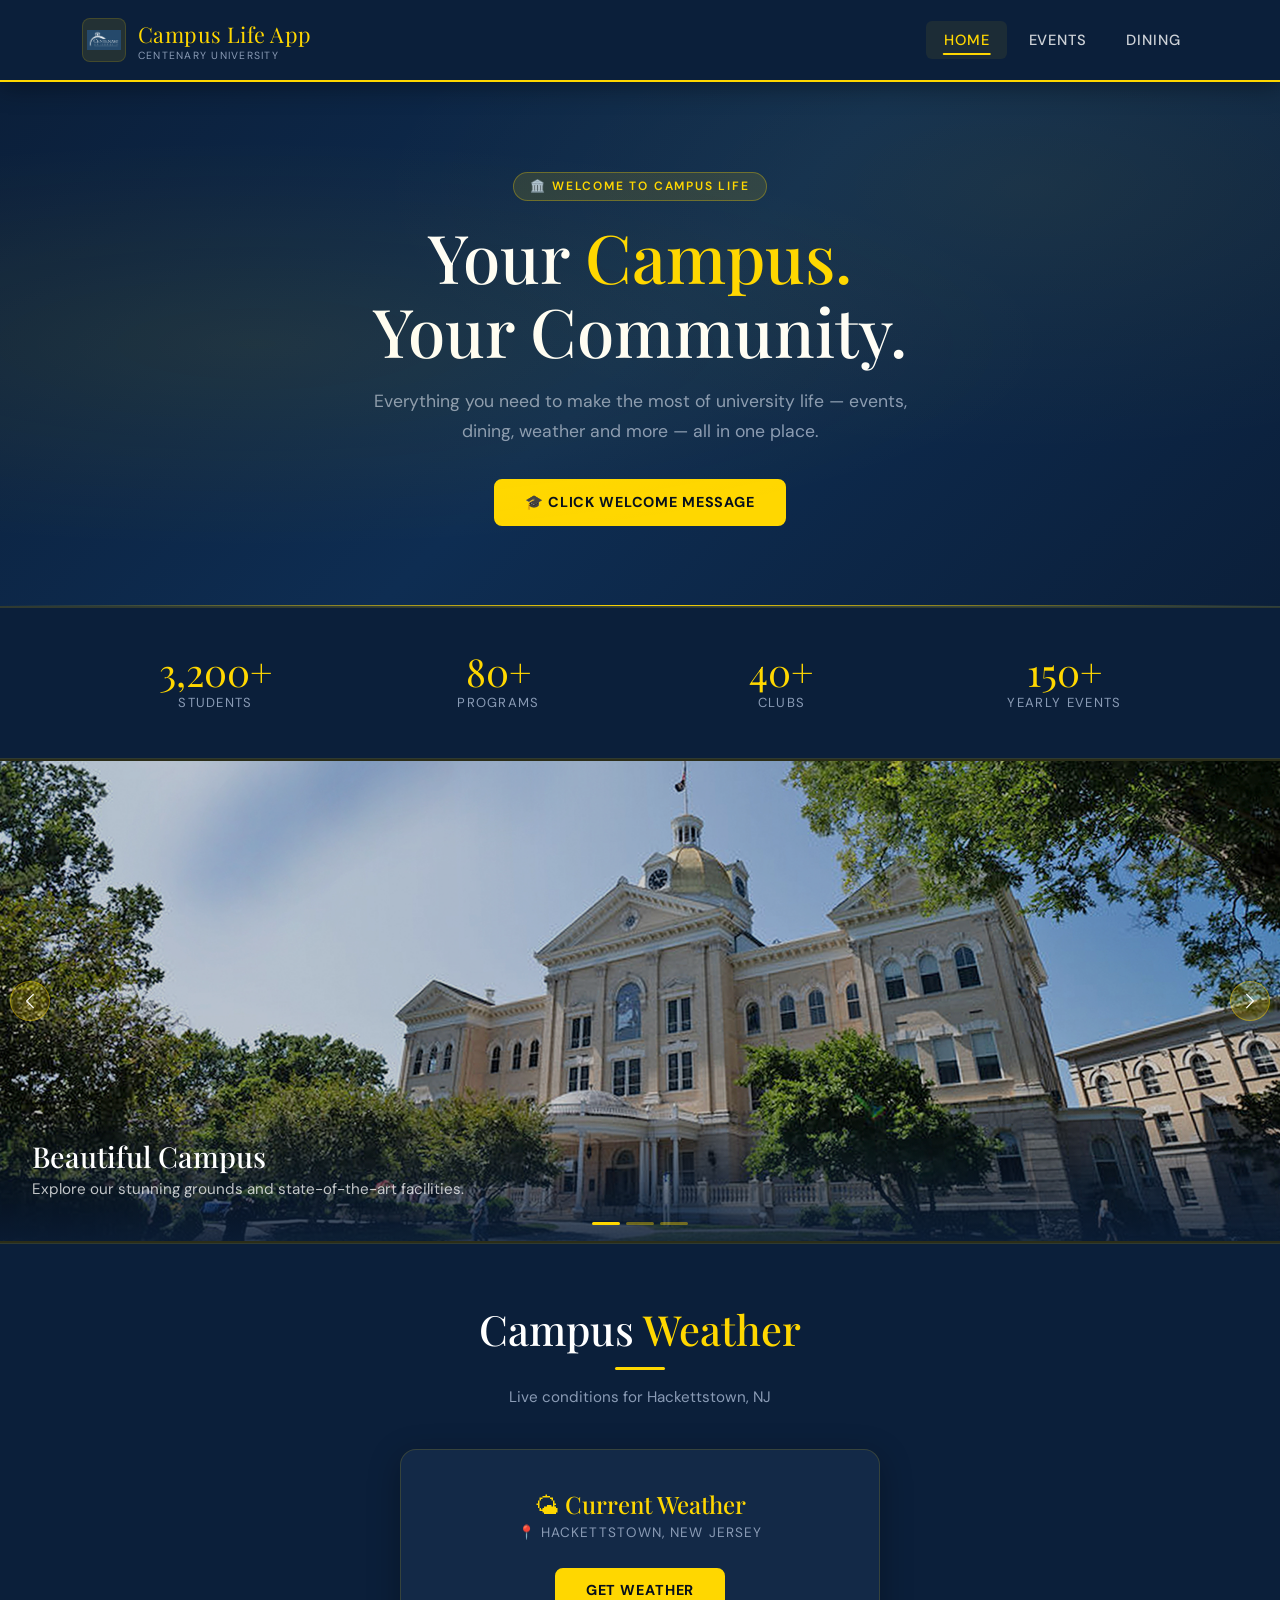
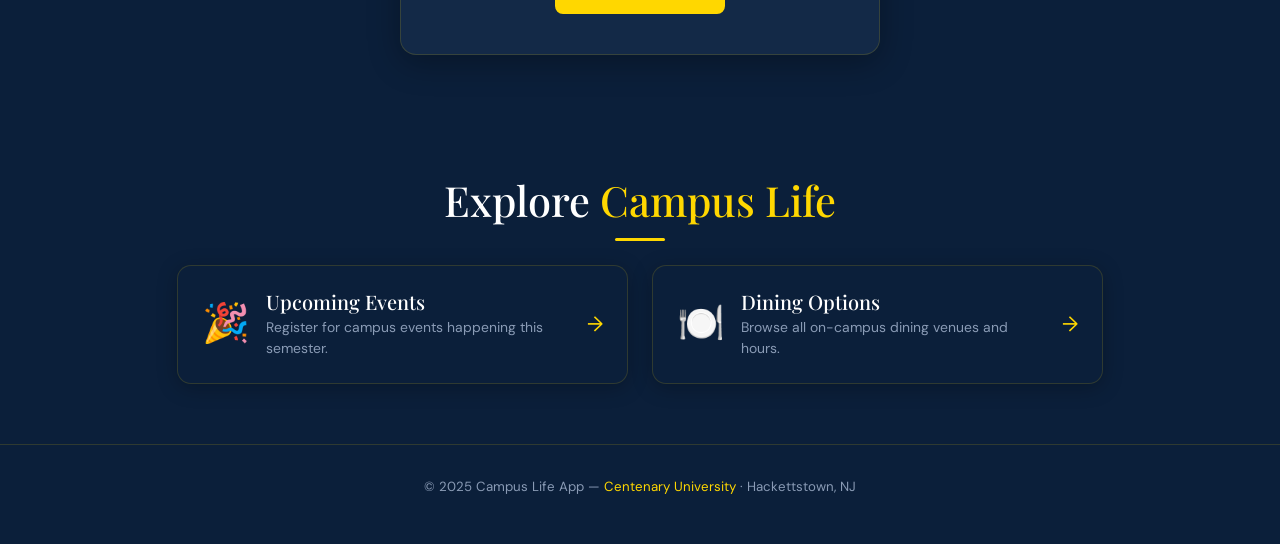
<file: index.html>
<!DOCTYPE html>
<html lang="en">
<head>
  <meta charset="UTF-8" />
  <meta name="viewport" content="width=device-width, initial-scale=1.0" />
  <title>Campus Life App — Home</title>
  <link rel="stylesheet" href="https://cdn.jsdelivr.net/npm/bootstrap@5.3.3/dist/css/bootstrap.min.css" />
  <link rel="stylesheet" href="css/style.css" />
</head>
<body>

  <!-- ═══ NAVBAR ═══════════════════════════════════════════════════ -->
  <nav class="navbar navbar-expand-lg">
    <div class="container">
      <a class="navbar-brand" href="index.html">
        <img src="images/centenary-logo.png" alt="Campus Life Logo" />
        <span>
          Campus Life App
          <span class="brand-sub">Centenary University</span>
        </span>
      </a>
      <button class="navbar-toggler" type="button"
              data-bs-toggle="collapse" data-bs-target="#navMenu"
              aria-controls="navMenu" aria-expanded="false"
              aria-label="Toggle navigation">
        <span class="navbar-toggler-icon"></span>
      </button>
      <div class="collapse navbar-collapse justify-content-end" id="navMenu">
        <ul class="navbar-nav gap-1">
          <li class="nav-item"><a class="nav-link" href="index.html">Home</a></li>
          <li class="nav-item"><a class="nav-link" href="events.html">Events</a></li>
          <li class="nav-item"><a class="nav-link" href="dining.html">Dining</a></li>
        </ul>
      </div>
    </div>
  </nav>

  <!-- ═══ HERO ══════════════════════════════════════════════════════ -->
  <section class="hero-section">
    <div class="container">
      <div class="hero-badge">🏛️ Welcome to Campus Life</div>
      <h1>Your <span>Campus.</span><br>Your Community.</h1>
      <p>Everything you need to make the most of university life — events, dining, weather and more — all in one place.</p>
      <button class="btn-gold" onclick="showMessage()">
        🎓 Click Welcome Message
      </button>
      <div class="message-box" id="welcome-message"></div>
    </div>
  </section>

  <!-- ═══ STATS STRIP ═══════════════════════════════════════════════ -->
  <section class="stats-strip">
    <div class="container">
      <div class="row g-3">
        <div class="col-6 col-md-3">
          <div class="stat-item">
            <span class="stat-number">3,200+</span>
            <span class="stat-label">Students</span>
          </div>
        </div>
        <div class="col-6 col-md-3">
          <div class="stat-item">
            <span class="stat-number">80+</span>
            <span class="stat-label">Programs</span>
          </div>
        </div>
        <div class="col-6 col-md-3">
          <div class="stat-item">
            <span class="stat-number">40+</span>
            <span class="stat-label">Clubs</span>
          </div>
        </div>
        <div class="col-6 col-md-3">
          <div class="stat-item">
            <span class="stat-number">150+</span>
            <span class="stat-label">Yearly Events</span>
          </div>
        </div>
      </div>
    </div>
  </section>

  <!-- ═══ CAROUSEL ═════════════════════════════════════════════════ -->
  <div id="campusCarousel" class="carousel slide campus-carousel" data-bs-ride="carousel" data-bs-interval="4500">
    <div class="carousel-indicators">
      <button type="button" data-bs-target="#campusCarousel" data-bs-slide-to="0" class="active" aria-label="Campus"></button>
      <button type="button" data-bs-target="#campusCarousel" data-bs-slide-to="1" aria-label="Events"></button>
      <button type="button" data-bs-target="#campusCarousel" data-bs-slide-to="2" aria-label="Dining"></button>
    </div>
    <div class="carousel-inner">
      <div class="carousel-item active">
        <img src="images/campus.png" alt="Campus" />
        <div class="carousel-caption">
          <h5>Beautiful Campus</h5>
          <p>Explore our stunning grounds and state-of-the-art facilities.</p>
        </div>
      </div>
      <div class="carousel-item">
        <img src="images/events.png" alt="Events" />
        <div class="carousel-caption">
          <h5>Vibrant Events</h5>
          <p>Join hundreds of exciting events happening every semester.</p>
        </div>
      </div>
      <div class="carousel-item">
        <img src="images/dining.png" alt="Dining" />
        <div class="carousel-caption">
          <h5>Great Dining</h5>
          <p>Multiple dining options to fuel your day, every day.</p>
        </div>
      </div>
    </div>
    <button class="carousel-control-prev" type="button" data-bs-target="#campusCarousel" data-bs-slide="prev">
      <span class="carousel-control-prev-icon" aria-hidden="true"></span>
      <span class="visually-hidden">Previous</span>
    </button>
    <button class="carousel-control-next" type="button" data-bs-target="#campusCarousel" data-bs-slide="next">
      <span class="carousel-control-next-icon" aria-hidden="true"></span>
      <span class="visually-hidden">Next</span>
    </button>
  </div>

  <!-- ═══ WEATHER ═══════════════════════════════════════════════════ -->
  <section class="weather-section">
    <div class="container">
      <div class="text-center mb-4">
        <h2 class="section-title">Campus <span>Weather</span></h2>
        <div class="section-divider mx-auto"></div>
        <p class="section-subtitle">Live conditions for Hackettstown, NJ</p>
      </div>
      <div class="weather-card">
        <h3>🌤 Current Weather</h3>
        <div class="location">📍 Hackettstown, New Jersey</div>
        <button class="btn-gold" id="weather-btn" onclick="getWeather()">
          Get Weather
        </button>
        <div id="weather-result"></div>
      </div>
    </div>
  </section>

  <!-- ═══ QUICK LINKS ═══════════════════════════════════════════════ -->
  <section style="padding: 60px 0; background: var(--navy);">
    <div class="container">
      <div class="text-center mb-4">
        <h2 class="section-title">Explore <span>Campus Life</span></h2>
        <div class="section-divider mx-auto"></div>
      </div>
      <div class="row g-4 justify-content-center">
        <div class="col-md-5">
          <a href="events.html" style="text-decoration:none;">
            <div class="event-card p-4 d-flex align-items-center gap-3" style="border-radius:14px;">
              <div style="font-size:2.4rem;">🎉</div>
              <div>
                <h5 style="font-family:'Playfair Display',serif; color:var(--white); margin-bottom:0.2rem;">Upcoming Events</h5>
                <p style="color:var(--text-muted); font-size:0.87rem; margin:0;">Register for campus events happening this semester.</p>
              </div>
              <span style="color:var(--gold); margin-left:auto; font-size:1.3rem;">→</span>
            </div>
          </a>
        </div>
        <div class="col-md-5">
          <a href="dining.html" style="text-decoration:none;">
            <div class="event-card p-4 d-flex align-items-center gap-3" style="border-radius:14px;">
              <div style="font-size:2.4rem;">🍽️</div>
              <div>
                <h5 style="font-family:'Playfair Display',serif; color:var(--white); margin-bottom:0.2rem;">Dining Options</h5>
                <p style="color:var(--text-muted); font-size:0.87rem; margin:0;">Browse all on-campus dining venues and hours.</p>
              </div>
              <span style="color:var(--gold); margin-left:auto; font-size:1.3rem;">→</span>
            </div>
          </a>
        </div>
      </div>
    </div>
  </section>

  <!-- ═══ FOOTER ═════════════════════════════════════════════════════ -->
  <footer>
    <div class="container">
      <p>© 2025 Campus Life App — <a href="#">Centenary University</a> · Hackettstown, NJ</p>
    </div>
  </footer>

  <script src="https://cdn.jsdelivr.net/npm/bootstrap@5.3.3/dist/js/bootstrap.bundle.min.js"></script>
  <script src="js/script.js"></script>
</body>
</html>
</file>
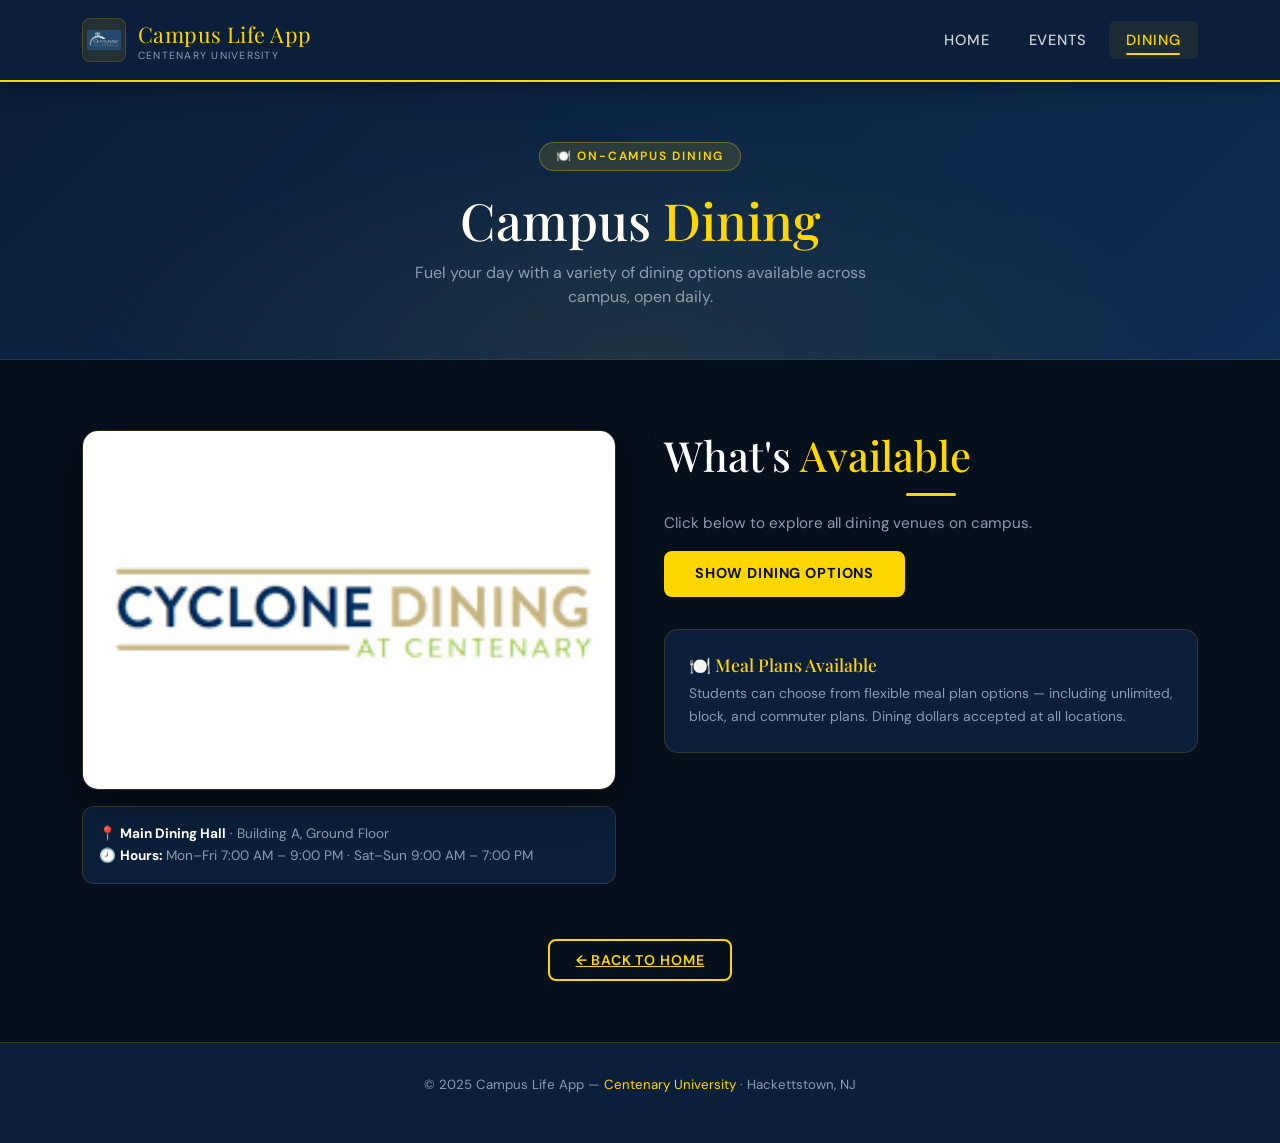
<file: dining.html>
<!DOCTYPE html>
<html lang="en">
<head>
  <meta charset="UTF-8" />
  <meta name="viewport" content="width=device-width, initial-scale=1.0" />
  <title>Campus Life App — Dining</title>
  <link rel="stylesheet" href="https://cdn.jsdelivr.net/npm/bootstrap@5.3.3/dist/css/bootstrap.min.css" />
  <link rel="stylesheet" href="css/style.css" />
</head>
<body>

  <!-- ═══ NAVBAR ═══════════════════════════════════════════════════ -->
  <nav class="navbar navbar-expand-lg">
    <div class="container">
      <a class="navbar-brand" href="index.html">
        <img src="images/centenary-logo.png" alt="Campus Life Logo" />
        <span>
          Campus Life App
          <span class="brand-sub">Centenary University</span>
        </span>
      </a>
      <button class="navbar-toggler" type="button"
              data-bs-toggle="collapse" data-bs-target="#navMenu"
              aria-controls="navMenu" aria-expanded="false"
              aria-label="Toggle navigation">
        <span class="navbar-toggler-icon"></span>
      </button>
      <div class="collapse navbar-collapse justify-content-end" id="navMenu">
        <ul class="navbar-nav gap-1">
          <li class="nav-item"><a class="nav-link" href="index.html">Home</a></li>
          <li class="nav-item"><a class="nav-link" href="events.html">Events</a></li>
          <li class="nav-item"><a class="nav-link" href="dining.html">Dining</a></li>
        </ul>
      </div>
    </div>
  </nav>

  <!-- ═══ PAGE HERO ════════════════════════════════════════════════ -->
  <section class="page-hero">
    <div class="container">
      <div class="hero-badge">🍽️ On-Campus Dining</div>
      <h1>Campus <span style="color:var(--gold);">Dining</span></h1>
      <p>Fuel your day with a variety of dining options available across campus, open daily.</p>
    </div>
  </section>

  <!-- ═══ DINING SECTION ════════════════════════════════════════════ -->
  <section class="dining-section">
    <div class="container">
      <div class="row g-5 align-items-start">

        <!-- Dining Image -->
        <div class="col-lg-6">
          <img src="images/dining.png" alt="Campus Dining Hall" class="dining-hero-img" />
          <div class="mt-3 p-3" style="background:var(--navy); border:1px solid var(--border); border-radius:12px;">
            <p style="color:var(--text-muted); font-size:0.85rem; margin:0; line-height:1.6;">
              📍 <strong style="color:var(--white);">Main Dining Hall</strong> · Building A, Ground Floor<br>
              🕗 <strong style="color:var(--white);">Hours:</strong> Mon–Fri 7:00 AM – 9:00 PM · Sat–Sun 9:00 AM – 7:00 PM
            </p>
          </div>
        </div>

        <!-- Dining Options -->
        <div class="col-lg-6">
          <h2 class="section-title mb-1">What's <span>Available</span></h2>
          <div class="section-divider"></div>
          <p class="section-subtitle mb-3">
            Click below to explore all dining venues on campus.
          </p>

          <button class="btn-gold mb-2" id="dining-btn" onclick="toggleDining()">
            Show Dining Options
          </button>

          <!-- Dining List (toggled) -->
          <div id="dining-list" class="dining-options-list">

            <div class="dining-item">
              <div class="dining-icon">🍱</div>
              <div class="dining-info">
                <h6>Cafeteria</h6>
                <span>Hot meals, salad bar, soup, and daily specials · 7AM–9PM</span>
              </div>
            </div>

            <div class="dining-item">
              <div class="dining-icon">☕</div>
              <div class="dining-info">
                <h6>Starbucks</h6>
                <span>Coffee, teas, frappuccinos, and pastries · 7AM–7PM</span>
              </div>
            </div>

            <div class="dining-item">
              <div class="dining-icon">🥖</div>
              <div class="dining-info">
                <h6>Subway</h6>
                <span>Build-your-own subs and wraps · 10AM–8PM</span>
              </div>
            </div>

            <div class="dining-item">
              <div class="dining-icon">🍕</div>
              <div class="dining-info">
                <h6>Pizza Station</h6>
                <span>Fresh-baked pizza by the slice or whole pie · 11AM–9PM</span>
              </div>
            </div>

          </div><!-- /dining-list -->

          <!-- Meal Plan CTA -->
          <div class="mt-4 p-4" style="background:var(--navy); border:1px solid var(--border); border-radius:14px;">
            <h6 style="color:var(--gold); font-family:'Playfair Display',serif; font-size:1.1rem; margin-bottom:0.4rem;">🍽️ Meal Plans Available</h6>
            <p style="color:var(--text-muted); font-size:0.87rem; line-height:1.65; margin:0;">
              Students can choose from flexible meal plan options — including unlimited, block, and commuter plans. Dining dollars accepted at all locations.
            </p>
          </div>
        </div>

      </div><!-- /row -->

      <!-- Bottom CTA -->
      <div class="text-center mt-5 pt-3">
        <a href="index.html" class="btn-outline-gold">← Back to Home</a>
      </div>
    </div>
  </section>

  <!-- ═══ FOOTER ═════════════════════════════════════════════════════ -->
  <footer>
    <div class="container">
      <p>© 2025 Campus Life App — <a href="#">Centenary University</a> · Hackettstown, NJ</p>
    </div>
  </footer>

  <script src="https://cdn.jsdelivr.net/npm/bootstrap@5.3.3/dist/js/bootstrap.bundle.min.js"></script>
  <script src="js/script.js"></script>
</body>
</html>
</file>
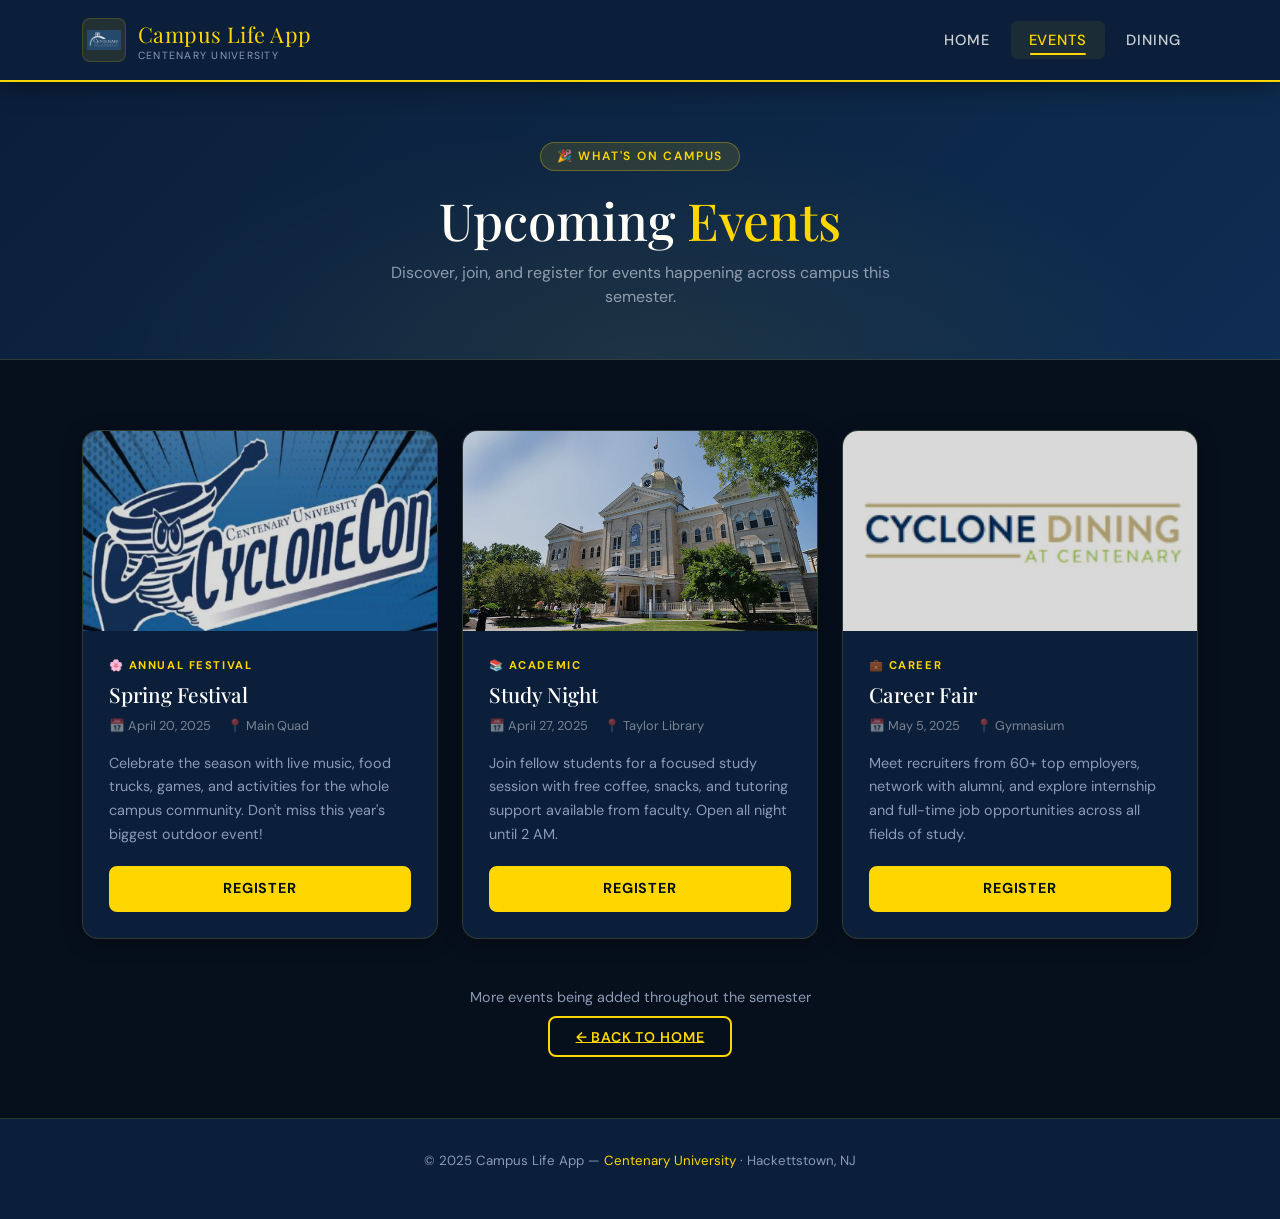
<file: events.html>
<!DOCTYPE html>
<html lang="en">
<head>
  <meta charset="UTF-8" />
  <meta name="viewport" content="width=device-width, initial-scale=1.0" />
  <title>Campus Life App — Events</title>
  <link rel="stylesheet" href="https://cdn.jsdelivr.net/npm/bootstrap@5.3.3/dist/css/bootstrap.min.css" />
  <link rel="stylesheet" href="css/style.css" />
</head>
<body>

  <!-- ═══ NAVBAR ═══════════════════════════════════════════════════ -->
  <nav class="navbar navbar-expand-lg">
    <div class="container">
      <a class="navbar-brand" href="index.html">
        <img src="images/centenary-logo.png" alt="Campus Life Logo" />
        <span>
          Campus Life App
          <span class="brand-sub">Centenary University</span>
        </span>
      </a>
      <button class="navbar-toggler" type="button"
              data-bs-toggle="collapse" data-bs-target="#navMenu"
              aria-controls="navMenu" aria-expanded="false"
              aria-label="Toggle navigation">
        <span class="navbar-toggler-icon"></span>
      </button>
      <div class="collapse navbar-collapse justify-content-end" id="navMenu">
        <ul class="navbar-nav gap-1">
          <li class="nav-item"><a class="nav-link" href="index.html">Home</a></li>
          <li class="nav-item"><a class="nav-link" href="events.html">Events</a></li>
          <li class="nav-item"><a class="nav-link" href="dining.html">Dining</a></li>
        </ul>
      </div>
    </div>
  </nav>

  <!-- ═══ PAGE HERO ════════════════════════════════════════════════ -->
  <section class="page-hero">
    <div class="container">
      <div class="hero-badge">🎉 What's On Campus</div>
      <h1>Upcoming <span style="color:var(--gold);">Events</span></h1>
      <p>Discover, join, and register for events happening across campus this semester.</p>
    </div>
  </section>

  <!-- ═══ EVENTS CARDS ══════════════════════════════════════════════ -->
  <section class="events-section">
    <div class="container">
      <div class="row g-4 justify-content-center">

        <!-- Card 1: Spring Festival -->
        <div class="col-md-6 col-lg-4">
          <div class="event-card">
            <img src="images/events.png" alt="Spring Festival" />
            <div class="card-body">
              <div class="event-tag">🌸 Annual Festival</div>
              <h5 class="card-title">Spring Festival</h5>
              <div class="event-meta">
                <span>📅 April 20, 2025</span>
                <span>📍 Main Quad</span>
              </div>
              <p class="card-text">
                Celebrate the season with live music, food trucks, games, and activities for the whole campus community. Don't miss this year's biggest outdoor event!
              </p>
              <button class="btn-gold w-100" onclick="registerEvent('Spring Festival')">
                Register
              </button>
              <div class="register-msg" data-event="Spring Festival"></div>
            </div>
          </div>
        </div>

        <!-- Card 2: Study Night -->
        <div class="col-md-6 col-lg-4">
          <div class="event-card">
            <img src="images/campus.png" alt="Study Night" />
            <div class="card-body">
              <div class="event-tag">📚 Academic</div>
              <h5 class="card-title">Study Night</h5>
              <div class="event-meta">
                <span>📅 April 27, 2025</span>
                <span>📍 Taylor Library</span>
              </div>
              <p class="card-text">
                Join fellow students for a focused study session with free coffee, snacks, and tutoring support available from faculty. Open all night until 2 AM.
              </p>
              <button class="btn-gold w-100" onclick="registerEvent('Study Night')">
                Register
              </button>
              <div class="register-msg" data-event="Study Night"></div>
            </div>
          </div>
        </div>

        <!-- Card 3: Career Fair -->
        <div class="col-md-6 col-lg-4">
          <div class="event-card">
            <img src="images/dining.png" alt="Career Fair" />
            <div class="card-body">
              <div class="event-tag">💼 Career</div>
              <h5 class="card-title">Career Fair</h5>
              <div class="event-meta">
                <span>📅 May 5, 2025</span>
                <span>📍 Gymnasium</span>
              </div>
              <p class="card-text">
                Meet recruiters from 60+ top employers, network with alumni, and explore internship and full-time job opportunities across all fields of study.
              </p>
              <button class="btn-gold w-100" onclick="registerEvent('Career Fair')">
                Register
              </button>
              <div class="register-msg" data-event="Career Fair"></div>
            </div>
          </div>
        </div>

      </div><!-- /row -->

      <!-- Bottom CTA -->
      <div class="text-center mt-5">
        <p style="color:var(--text-muted); font-size:0.9rem; margin-bottom:1rem;">More events being added throughout the semester</p>
        <a href="index.html" class="btn-outline-gold">← Back to Home</a>
      </div>
    </div>
  </section>

  <!-- ═══ FOOTER ═════════════════════════════════════════════════════ -->
  <footer>
    <div class="container">
      <p>© 2025 Campus Life App — <a href="#">Centenary University</a> · Hackettstown, NJ</p>
    </div>
  </footer>

  <script src="https://cdn.jsdelivr.net/npm/bootstrap@5.3.3/dist/js/bootstrap.bundle.min.js"></script>
  <script src="js/script.js"></script>
</body>
</html>
</file>
<file: css/style.css>
/* =============================================
   CAMPUS LIFE APP — CUSTOM STYLES
   Theme: Navy #0b1f3a | Gold #ffd700
   ============================================= */

@import url('https://fonts.googleapis.com/css2?family=Playfair+Display:wght@600;700&family=DM+Sans:wght@300;400;500;600&display=swap');

:root {
  --navy: #0b1f3a;
  --navy-light: #132947;
  --navy-dark: #060f1c;
  --gold: #ffd700;
  --gold-dark: #e6c200;
  --gold-light: #fff3a3;
  --white: #ffffff;
  --off-white: #f8f9fc;
  --text-muted: #8a9bb5;
  --border: rgba(255,215,0,0.15);
}

* {
  box-sizing: border-box;
  margin: 0;
  padding: 0;
}

body {
  font-family: 'DM Sans', sans-serif;
  background-color: var(--navy-dark);
  color: var(--white);
  min-height: 100vh;
}

/* ── NAVBAR ─────────────────────────────────── */
.navbar {
  background: var(--navy) !important;
  border-bottom: 2px solid var(--gold);
  padding: 0.8rem 1.5rem;
  box-shadow: 0 4px 24px rgba(0,0,0,0.4);
  position: sticky;
  top: 0;
  z-index: 1000;
}

.navbar-brand {
  display: flex;
  align-items: center;
  gap: 0.75rem;
  font-family: 'Playfair Display', serif;
  font-size: 1.35rem;
  color: var(--gold) !important;
  letter-spacing: 0.02em;
  text-decoration: none;
}

.navbar-brand img {
  width: 44px;
  height: 44px;
  object-fit: contain;
  border-radius: 8px;
  background: rgba(255,215,0,0.1);
  padding: 4px;
  border: 1px solid var(--border);
}

.navbar-brand .brand-sub {
  font-family: 'DM Sans', sans-serif;
  font-size: 0.65rem;
  font-weight: 400;
  color: var(--text-muted);
  display: block;
  line-height: 1;
  letter-spacing: 0.12em;
  text-transform: uppercase;
}

.navbar-toggler {
  border: 1px solid var(--gold) !important;
  padding: 0.35rem 0.6rem;
}

.navbar-toggler-icon {
  background-image: url("data:image/svg+xml,%3csvg xmlns='http://www.w3.org/2000/svg' viewBox='0 0 30 30'%3e%3cpath stroke='%23ffd700' stroke-linecap='round' stroke-miterlimit='10' stroke-width='2' d='M4 7h22M4 15h22M4 23h22'/%3e%3c/svg%3e") !important;
}

.navbar-nav .nav-link {
  color: rgba(255,255,255,0.8) !important;
  font-weight: 500;
  font-size: 0.92rem;
  letter-spacing: 0.06em;
  text-transform: uppercase;
  padding: 0.5rem 1.1rem !important;
  border-radius: 6px;
  transition: all 0.22s ease;
  position: relative;
}

.navbar-nav .nav-link::after {
  content: '';
  position: absolute;
  bottom: 4px;
  left: 50%;
  transform: translateX(-50%);
  width: 0;
  height: 2px;
  background: var(--gold);
  border-radius: 2px;
  transition: width 0.22s ease;
}

.navbar-nav .nav-link:hover,
.navbar-nav .nav-link.active {
  color: var(--gold) !important;
  background: rgba(255,215,0,0.07);
}

.navbar-nav .nav-link:hover::after,
.navbar-nav .nav-link.active::after {
  width: 60%;
}

/* ── HERO ────────────────────────────────────── */
.hero-section {
  background: linear-gradient(135deg, var(--navy) 0%, #0e2d52 50%, #0b1f3a 100%);
  padding: 90px 0 80px;
  text-align: center;
  position: relative;
  overflow: hidden;
  border-bottom: 1px solid var(--border);
}

.hero-section::before {
  content: '';
  position: absolute;
  inset: 0;
  background:
    radial-gradient(ellipse at 20% 50%, rgba(255,215,0,0.08) 0%, transparent 55%),
    radial-gradient(ellipse at 80% 20%, rgba(255,215,0,0.06) 0%, transparent 45%);
  pointer-events: none;
}

.hero-section::after {
  content: '';
  position: absolute;
  bottom: 0; left: 0; right: 0;
  height: 1px;
  background: linear-gradient(90deg, transparent, var(--gold), transparent);
}

.hero-badge {
  display: inline-block;
  background: rgba(255,215,0,0.12);
  color: var(--gold);
  border: 1px solid rgba(255,215,0,0.3);
  border-radius: 20px;
  padding: 0.3rem 1rem;
  font-size: 0.75rem;
  font-weight: 600;
  letter-spacing: 0.15em;
  text-transform: uppercase;
  margin-bottom: 1.2rem;
}

.hero-section h1 {
  font-family: 'Playfair Display', serif;
  font-size: clamp(2.4rem, 6vw, 4.2rem);
  line-height: 1.1;
  color: var(--white);
  margin-bottom: 1.2rem;
}

.hero-section h1 span {
  color: var(--gold);
  position: relative;
}

.hero-section p {
  font-size: 1.1rem;
  color: var(--text-muted);
  max-width: 560px;
  margin: 0 auto 2rem;
  line-height: 1.7;
}

/* ── BUTTONS ─────────────────────────────────── */
.btn-gold {
  background: var(--gold);
  color: var(--navy-dark);
  font-weight: 700;
  font-size: 0.9rem;
  letter-spacing: 0.06em;
  border: 2px solid var(--gold);
  border-radius: 8px;
  padding: 0.65rem 1.8rem;
  transition: all 0.22s ease;
  text-transform: uppercase;
  font-family: 'DM Sans', sans-serif;
  cursor: pointer;
}

.btn-gold:hover {
  background: var(--gold-dark);
  border-color: var(--gold-dark);
  color: var(--navy-dark);
  transform: translateY(-2px);
  box-shadow: 0 6px 20px rgba(255,215,0,0.3);
}

.btn-outline-gold {
  background: transparent;
  color: var(--gold);
  font-weight: 600;
  font-size: 0.88rem;
  letter-spacing: 0.06em;
  border: 2px solid var(--gold);
  border-radius: 8px;
  padding: 0.6rem 1.6rem;
  transition: all 0.22s ease;
  text-transform: uppercase;
  font-family: 'DM Sans', sans-serif;
  cursor: pointer;
}

.btn-outline-gold:hover {
  background: var(--gold);
  color: var(--navy-dark);
  transform: translateY(-2px);
  box-shadow: 0 6px 20px rgba(255,215,0,0.25);
}

/* ── MESSAGE BOX ─────────────────────────────── */
.message-box {
  display: none;
  margin-top: 1.2rem;
  padding: 1rem 1.6rem;
  background: rgba(255,215,0,0.1);
  border: 1px solid rgba(255,215,0,0.3);
  border-radius: 10px;
  color: var(--gold-light);
  font-size: 1rem;
  font-weight: 500;
  animation: fadeIn 0.35s ease;
  max-width: 480px;
  margin-left: auto;
  margin-right: auto;
}

@keyframes fadeIn {
  from { opacity: 0; transform: translateY(8px); }
  to   { opacity: 1; transform: translateY(0); }
}

/* ── CAROUSEL ────────────────────────────────── */
.campus-carousel {
  margin: 0;
  border-top: 2px solid var(--border);
  border-bottom: 2px solid var(--border);
}

.campus-carousel .carousel-inner {
  max-height: 480px;
}

.campus-carousel .carousel-item img {
  width: 100%;
  height: 480px;
  object-fit: cover;
  object-position: center;
  filter: brightness(0.82);
}

.campus-carousel .carousel-caption {
  background: linear-gradient(transparent, rgba(11,31,58,0.85));
  padding: 2rem 2rem 1.5rem;
  border-radius: 0;
  bottom: 0; left: 0; right: 0;
  text-align: left;
}

.campus-carousel .carousel-caption h5 {
  font-family: 'Playfair Display', serif;
  font-size: 1.8rem;
  color: var(--white);
  margin-bottom: 0.3rem;
}

.campus-carousel .carousel-caption p {
  color: rgba(255,255,255,0.75);
  font-size: 0.95rem;
}

.campus-carousel .carousel-control-prev,
.campus-carousel .carousel-control-next {
  width: 60px;
  opacity: 1;
}

.campus-carousel .carousel-control-prev-icon,
.campus-carousel .carousel-control-next-icon {
  width: 40px;
  height: 40px;
  background-color: rgba(255,215,0,0.2);
  border-radius: 50%;
  border: 1px solid rgba(255,215,0,0.4);
  background-size: 18px;
}

.campus-carousel .carousel-indicators [data-bs-target] {
  background-color: var(--gold);
  width: 28px;
  height: 3px;
  border-radius: 2px;
  border: none;
  opacity: 0.4;
}

.campus-carousel .carousel-indicators .active {
  opacity: 1;
}

/* ── SECTION STYLES ──────────────────────────── */
.section-title {
  font-family: 'Playfair Display', serif;
  font-size: clamp(1.8rem, 4vw, 2.6rem);
  color: var(--white);
  margin-bottom: 0.5rem;
}

.section-title span {
  color: var(--gold);
}

.section-subtitle {
  color: var(--text-muted);
  font-size: 0.95rem;
  margin-bottom: 2.5rem;
}

.section-divider {
  width: 50px;
  height: 3px;
  background: var(--gold);
  border-radius: 2px;
  margin: 0.8rem auto 1rem;
}

/* ── WEATHER ─────────────────────────────────── */
.weather-section {
  background: var(--navy);
  padding: 60px 0;
  border-top: 1px solid var(--border);
}

.weather-card {
  background: var(--navy-light);
  border: 1px solid var(--border);
  border-radius: 16px;
  padding: 2.5rem;
  text-align: center;
  max-width: 480px;
  margin: 0 auto;
  box-shadow: 0 8px 32px rgba(0,0,0,0.3);
}

.weather-card h3 {
  font-family: 'Playfair Display', serif;
  color: var(--gold);
  font-size: 1.5rem;
  margin-bottom: 0.3rem;
}

.weather-card .location {
  color: var(--text-muted);
  font-size: 0.85rem;
  margin-bottom: 1.5rem;
  letter-spacing: 0.08em;
  text-transform: uppercase;
}

#weather-result {
  margin-top: 1.5rem;
  padding: 1.2rem;
  background: rgba(255,215,0,0.07);
  border: 1px solid var(--border);
  border-radius: 12px;
  display: none;
  animation: fadeIn 0.35s ease;
}

#weather-result .temp {
  font-family: 'Playfair Display', serif;
  font-size: 3.5rem;
  color: var(--gold);
  line-height: 1;
}

#weather-result .weather-label {
  color: var(--text-muted);
  font-size: 0.9rem;
  margin-top: 0.3rem;
}

#weather-result .weather-detail {
  color: rgba(255,255,255,0.6);
  font-size: 0.82rem;
  margin-top: 0.8rem;
}

/* ── CARDS ───────────────────────────────────── */
.events-section {
  padding: 70px 0;
  background: var(--navy-dark);
}

.event-card {
  background: var(--navy);
  border: 1px solid var(--border);
  border-radius: 16px;
  overflow: hidden;
  transition: all 0.3s ease;
  height: 100%;
  box-shadow: 0 4px 20px rgba(0,0,0,0.25);
}

.event-card:hover {
  transform: translateY(-6px);
  border-color: rgba(255,215,0,0.35);
  box-shadow: 0 12px 36px rgba(0,0,0,0.4), 0 0 0 1px rgba(255,215,0,0.15);
}

.event-card img {
  width: 100%;
  height: 200px;
  object-fit: cover;
  object-position: center;
  filter: brightness(0.85);
  transition: filter 0.3s ease;
}

.event-card:hover img {
  filter: brightness(0.95);
}

.event-card .card-body {
  padding: 1.6rem;
}

.event-card .event-tag {
  font-size: 0.7rem;
  font-weight: 700;
  letter-spacing: 0.14em;
  text-transform: uppercase;
  color: var(--gold);
  margin-bottom: 0.5rem;
}

.event-card .card-title {
  font-family: 'Playfair Display', serif;
  font-size: 1.3rem;
  color: var(--white);
  margin-bottom: 0.6rem;
}

.event-card .card-text {
  color: var(--text-muted);
  font-size: 0.9rem;
  line-height: 1.65;
  margin-bottom: 1.2rem;
}

.event-card .event-meta {
  display: flex;
  gap: 1rem;
  margin-bottom: 1rem;
  font-size: 0.8rem;
  color: rgba(255,255,255,0.45);
}

.register-msg {
  display: none;
  margin-top: 0.8rem;
  padding: 0.6rem 0.9rem;
  background: rgba(255,215,0,0.1);
  border: 1px solid rgba(255,215,0,0.25);
  border-radius: 8px;
  color: var(--gold-light);
  font-size: 0.85rem;
  animation: fadeIn 0.3s ease;
}

/* ── DINING ──────────────────────────────────── */
.dining-section {
  padding: 70px 0;
  background: var(--navy-dark);
}

.dining-hero-img {
  width: 100%;
  height: 360px;
  object-fit: cover;
  border-radius: 16px;
  border: 1px solid var(--border);
  box-shadow: 0 12px 40px rgba(0,0,0,0.4);
}

.dining-options-list {
  display: none;
  margin-top: 1.5rem;
  animation: fadeIn 0.35s ease;
}

.dining-item {
  display: flex;
  align-items: center;
  gap: 1rem;
  padding: 1.1rem 1.4rem;
  background: var(--navy);
  border: 1px solid var(--border);
  border-radius: 12px;
  margin-bottom: 0.75rem;
  transition: all 0.22s ease;
}

.dining-item:hover {
  border-color: rgba(255,215,0,0.35);
  background: var(--navy-light);
  transform: translateX(4px);
}

.dining-item .dining-icon {
  font-size: 1.6rem;
  width: 46px;
  height: 46px;
  display: flex;
  align-items: center;
  justify-content: center;
  background: rgba(255,215,0,0.1);
  border-radius: 10px;
  border: 1px solid var(--border);
  flex-shrink: 0;
}

.dining-item .dining-info h6 {
  color: var(--white);
  font-weight: 600;
  margin-bottom: 0.1rem;
  font-size: 0.95rem;
}

.dining-item .dining-info span {
  color: var(--text-muted);
  font-size: 0.78rem;
}

/* ── PAGE HERO (events/dining) ───────────────── */
.page-hero {
  background: linear-gradient(135deg, var(--navy) 0%, #0e2d52 100%);
  padding: 60px 0 50px;
  border-bottom: 1px solid var(--border);
  text-align: center;
  position: relative;
  overflow: hidden;
}

.page-hero::before {
  content: '';
  position: absolute;
  inset: 0;
  background: radial-gradient(ellipse at 50% 100%, rgba(255,215,0,0.07) 0%, transparent 60%);
  pointer-events: none;
}

.page-hero h1 {
  font-family: 'Playfair Display', serif;
  font-size: clamp(2rem, 5vw, 3.2rem);
  color: var(--white);
  margin-bottom: 0.6rem;
}

.page-hero p {
  color: var(--text-muted);
  font-size: 1rem;
  max-width: 500px;
  margin: 0 auto;
}

/* ── FOOTER ──────────────────────────────────── */
footer {
  background: var(--navy);
  border-top: 1px solid var(--border);
  padding: 2rem 0;
  text-align: center;
  color: var(--text-muted);
  font-size: 0.83rem;
}

footer a {
  color: var(--gold);
  text-decoration: none;
}

footer a:hover {
  color: var(--gold-light);
  text-decoration: underline;
}

/* ── STATS STRIP ─────────────────────────────── */
.stats-strip {
  background: var(--navy);
  border-top: 1px solid var(--border);
  border-bottom: 1px solid var(--border);
  padding: 36px 0;
}

.stat-item {
  text-align: center;
  padding: 0.5rem;
}

.stat-item .stat-number {
  font-family: 'Playfair Display', serif;
  font-size: 2.4rem;
  color: var(--gold);
  line-height: 1;
  display: block;
}

.stat-item .stat-label {
  color: var(--text-muted);
  font-size: 0.82rem;
  letter-spacing: 0.1em;
  text-transform: uppercase;
  margin-top: 0.3rem;
}

/* ── RESPONSIVE ──────────────────────────────── */
@media (max-width: 768px) {
  .campus-carousel .carousel-item img {
    height: 260px;
  }
  .campus-carousel .carousel-inner {
    max-height: 260px;
  }
  .campus-carousel .carousel-caption h5 {
    font-size: 1.2rem;
  }
  .campus-carousel .carousel-caption p {
    display: none;
  }
  .dining-hero-img {
    height: 240px;
  }
  .weather-card {
    padding: 1.5rem;
  }
}

@media (max-width: 576px) {
  .hero-section {
    padding: 60px 0 50px;
  }
  .events-section,
  .dining-section,
  .weather-section {
    padding: 50px 0;
  }
}
</file>
